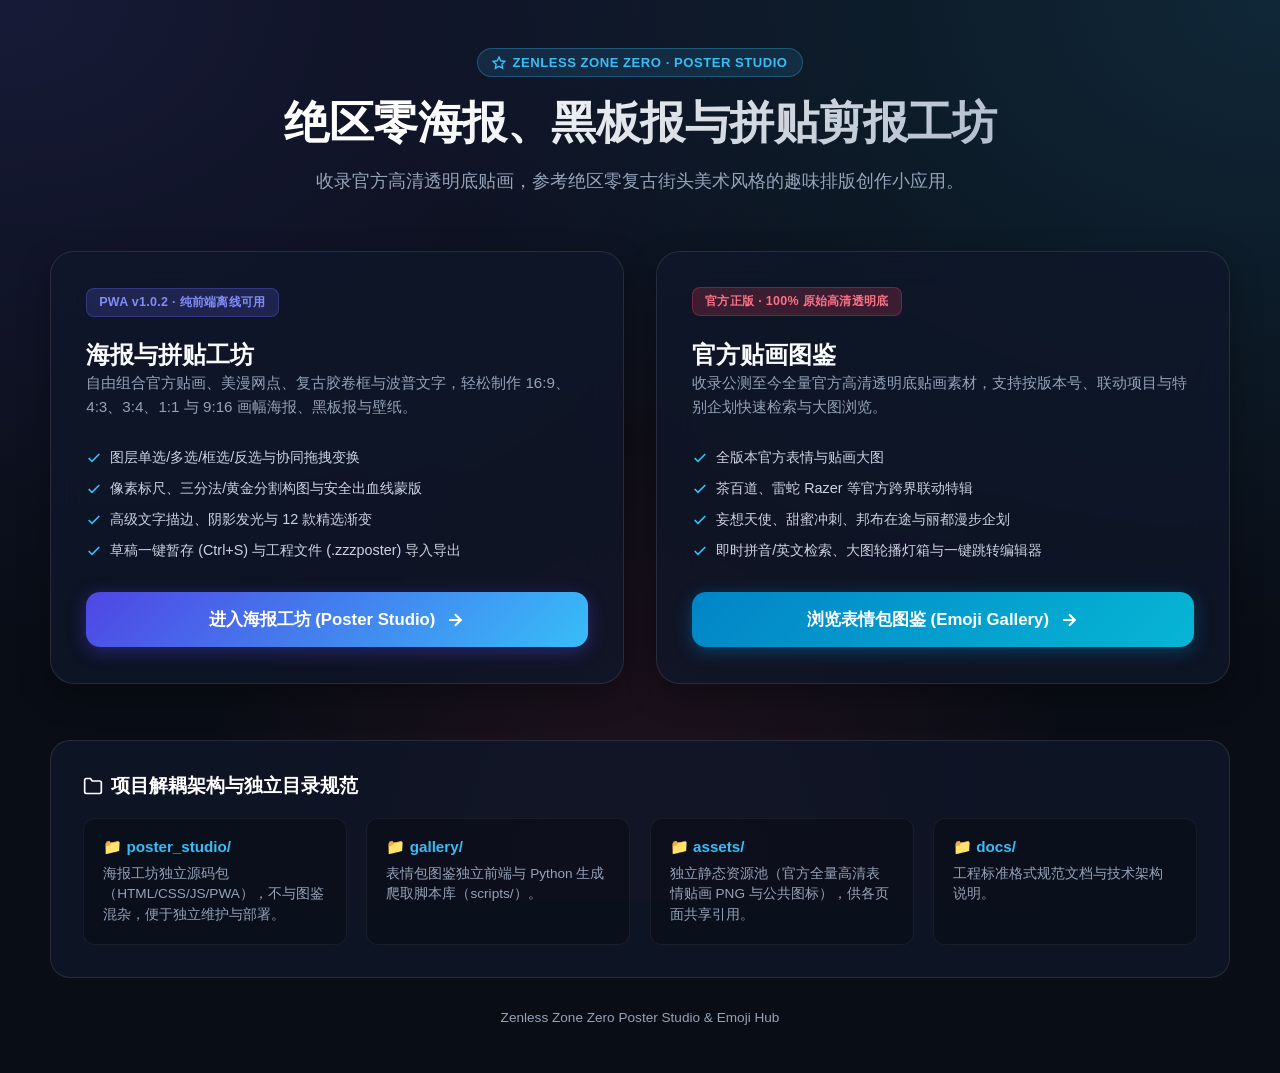
<file: index.html>
<!DOCTYPE html>
<html lang="zh-CN">
<head>
  <meta charset="UTF-8">
  <meta name="viewport" content="width=device-width, initial-scale=1.0">
  <title>《绝区零》海报与剪报工坊 · 官方高清表情图鉴</title>
  <link rel="icon" href="./assets/icons/icon-192.png">
  <style>
    :root {
      --bg-main: #090d16;
      --bg-card: rgba(15, 23, 42, 0.75);
      --border-card: rgba(255, 255, 255, 0.1);
      --border-hover: rgba(56, 189, 248, 0.45);
      --text-primary: #f8fafc;
      --text-secondary: #94a3b8;
      --accent-cyan: #38bdf8;
      --accent-indigo: #6366f1;
      --accent-rose: #f43f5e;
      --font-family: -apple-system, BlinkMacSystemFont, "Segoe UI", Roboto, "PingFang SC", "Noto Sans SC", sans-serif;
    }

    * {
      box-sizing: border-box;
      margin: 0;
      padding: 0;
    }

    body {
      font-family: var(--font-family);
      background-color: var(--bg-main);
      background-image: 
        radial-gradient(at 0% 0%, rgba(99, 102, 241, 0.15) 0px, transparent 50%),
        radial-gradient(at 100% 0%, rgba(56, 189, 248, 0.15) 0px, transparent 50%),
        radial-gradient(at 50% 100%, rgba(244, 63, 94, 0.1) 0px, transparent 50%);
      background-attachment: fixed;
      color: var(--text-primary);
      min-height: 100vh;
      display: flex;
      flex-direction: column;
      align-items: center;
      padding: 3rem 1.5rem;
    }

    .container {
      width: 100%;
      max-width: 1180px;
      margin: 0 auto;
    }

    /* Top Brand Header */
    .hero-header {
      text-align: center;
      margin-bottom: 3.5rem;
    }

    .brand-badge {
      display: inline-flex;
      align-items: center;
      gap: 6px;
      padding: 6px 14px;
      background: rgba(56, 189, 248, 0.12);
      border: 1px solid rgba(56, 189, 248, 0.3);
      border-radius: 9999px;
      font-size: 0.82rem;
      font-weight: 600;
      color: var(--accent-cyan);
      margin-bottom: 1.2rem;
      letter-spacing: 0.5px;
    }

    .hero-title {
      font-size: 2.8rem;
      font-weight: 900;
      letter-spacing: -0.5px;
      line-height: 1.2;
      margin-bottom: 1rem;
      background: linear-gradient(135deg, #ffffff 30%, #94a3b8 100%);
      -webkit-background-clip: text;
      -webkit-text-fill-color: transparent;
    }

    .hero-subtitle {
      font-size: 1.15rem;
      color: var(--text-secondary);
      max-width: 680px;
      margin: 0 auto;
      line-height: 1.6;
    }

    /* Dual App Selection Cards Grid */
    .apps-grid {
      display: grid;
      grid-template-columns: repeat(auto-fit, minmax(340px, 1fr));
      gap: 2rem;
      margin-bottom: 3.5rem;
    }

    .app-card {
      position: relative;
      background: var(--bg-card);
      backdrop-filter: blur(20px);
      -webkit-backdrop-filter: blur(20px);
      border: 1px solid var(--border-card);
      border-radius: 24px;
      padding: 2.2rem;
      display: flex;
      flex-direction: column;
      justify-content: space-between;
      transition: all 0.3s cubic-bezier(0.4, 0, 0.2, 1);
      box-shadow: 0 12px 32px rgba(0, 0, 0, 0.3);
      overflow: hidden;
    }

    .app-card::before {
      content: '';
      position: absolute;
      top: 0;
      left: 0;
      right: 0;
      height: 3px;
      background: transparent;
      transition: background 0.3s ease;
    }

    .app-card.card-studio:hover::before {
      background: linear-gradient(90deg, #4f46e5, #38bdf8);
    }

    .app-card.card-gallery:hover::before {
      background: linear-gradient(90deg, #38bdf8, #f43f5e);
    }

    .app-card:hover {
      transform: translateY(-8px);
      border-color: var(--border-hover);
      box-shadow: 0 20px 48px rgba(0, 0, 0, 0.5);
    }

    .card-badge {
      display: inline-flex;
      align-self: flex-start;
      padding: 5px 12px;
      border-radius: 8px;
      font-size: 0.78rem;
      font-weight: 700;
      margin-bottom: 1.4rem;
      letter-spacing: 0.3px;
    }

    .card-badge.studio-badge {
      background: rgba(99, 102, 241, 0.2);
      color: #818cf8;
      border: 1px solid rgba(99, 102, 241, 0.3);
    }

    .card-badge.gallery-badge {
      background: rgba(244, 63, 94, 0.2);
      color: #fb7185;
      border: 1px solid rgba(244, 63, 94, 0.3);
    }
    }

    .card-title {
      font-size: 1.6rem;
      font-weight: 800;
      color: #ffffff;
      margin-bottom: 0.6rem;
    }

    .card-desc {
      font-size: 0.95rem;
      color: var(--text-secondary);
      line-height: 1.6;
      margin-bottom: 1.8rem;
    }

    .feature-list {
      list-style: none;
      margin-bottom: 2rem;
      display: flex;
      flex-direction: column;
      gap: 0.75rem;
    }

    .feature-item {
      display: flex;
      align-items: center;
      gap: 8px;
      font-size: 0.9rem;
      color: #cbd5e1;
    }

    .feature-item svg {
      width: 16px;
      height: 16px;
      color: var(--accent-cyan);
      flex-shrink: 0;
    }

    .btn-launch {
      display: inline-flex;
      align-items: center;
      justify-content: center;
      gap: 10px;
      width: 100%;
      padding: 1rem 1.5rem;
      border-radius: 14px;
      font-size: 1.05rem;
      font-weight: 700;
      text-decoration: none;
      transition: all 0.25s ease;
      cursor: pointer;
      border: none;
    }

    .btn-launch.btn-studio {
      background: linear-gradient(135deg, #4f46e5 0%, #38bdf8 100%);
      color: #ffffff;
      box-shadow: 0 4px 18px rgba(79, 70, 229, 0.4);
    }

    .btn-launch.btn-studio:hover {
      filter: brightness(1.1);
      box-shadow: 0 8px 24px rgba(79, 70, 229, 0.6);
      transform: scale(1.02);
    }

    .btn-launch.btn-gallery {
      background: linear-gradient(135deg, #0284c7 0%, #06b6d4 100%);
      color: #ffffff;
      box-shadow: 0 4px 18px rgba(2, 132, 199, 0.4);
    }

    .btn-launch.btn-gallery:hover {
      filter: brightness(1.1);
      box-shadow: 0 8px 24px rgba(2, 132, 199, 0.6);
      transform: scale(1.02);
    }

    /* Architecture Structure Box */
    .arch-panel {
      background: var(--bg-card);
      border: 1px solid var(--border-card);
      border-radius: 20px;
      padding: 2rem;
      margin-bottom: 2rem;
    }

    .arch-title {
      font-size: 1.2rem;
      font-weight: 700;
      color: #ffffff;
      margin-bottom: 1.2rem;
      display: flex;
      align-items: center;
      gap: 8px;
    }

    .arch-grid {
      display: grid;
      grid-template-columns: repeat(auto-fit, minmax(220px, 1fr));
      gap: 1.2rem;
    }

    .arch-col {
      background: rgba(0, 0, 0, 0.25);
      border: 1px solid rgba(255, 255, 255, 0.06);
      border-radius: 12px;
      padding: 1.2rem;
    }

    .arch-col-title {
      font-size: 0.95rem;
      font-weight: 700;
      color: var(--accent-cyan);
      margin-bottom: 0.5rem;
      display: flex;
      align-items: center;
      gap: 6px;
    }

    .arch-col-desc {
      font-size: 0.85rem;
      color: var(--text-secondary);
      line-height: 1.5;
    }

    footer {
      text-align: center;
      color: var(--text-secondary);
      font-size: 0.85rem;
      margin-top: 1rem;
    }
  </style>
</head>
<body>
  <div class="container">
    <!-- Header -->
    <header class="hero-header">
      <div class="brand-badge">
        <svg viewBox="0 0 24 24" width="14" height="14" stroke="currentColor" stroke-width="2.5" fill="none"><polygon points="12 2 15.09 8.26 22 9.27 17 14.14 18.18 21.02 12 17.77 5.82 21.02 7 14.14 2 9.27 8.91 8.26 12 2"/></svg>
        ZENLESS ZONE ZERO · POSTER STUDIO
      </div>
      <h1 class="hero-title">绝区零海报、黑板报与拼贴剪报工坊</h1>
      <p class="hero-subtitle">收录官方高清透明底贴画，参考绝区零复古街头美术风格的趣味排版创作小应用。</p>
    </header>

    <!-- Apps Entry Cards -->
    <div class="apps-grid">
      <!-- 1. Poster Studio -->
      <div class="app-card card-studio">
        <div>
          <span class="card-badge studio-badge">PWA v1.0.2 · 纯前端离线可用</span>
          <h2 class="card-title">海报与拼贴工坊</h2>
          <p class="card-desc">自由组合官方贴画、美漫网点、复古胶卷框与波普文字，轻松制作 16:9、4:3、3:4、1:1 与 9:16 画幅海报、黑板报与壁纸。</p>

          <ul class="feature-list">
            <li class="feature-item">
              <svg viewBox="0 0 24 24" stroke="currentColor" stroke-width="2.5" fill="none"><polyline points="20 6 9 17 4 12"/></svg>
              <span>图层单选/多选/框选/反选与协同拖拽变换</span>
            </li>
            <li class="feature-item">
              <svg viewBox="0 0 24 24" stroke="currentColor" stroke-width="2.5" fill="none"><polyline points="20 6 9 17 4 12"/></svg>
              <span>像素标尺、三分法/黄金分割构图与安全出血线蒙版</span>
            </li>
            <li class="feature-item">
              <svg viewBox="0 0 24 24" stroke="currentColor" stroke-width="2.5" fill="none"><polyline points="20 6 9 17 4 12"/></svg>
              <span>高级文字描边、阴影发光与 12 款精选渐变</span>
            </li>
            <li class="feature-item">
              <svg viewBox="0 0 24 24" stroke="currentColor" stroke-width="2.5" fill="none"><polyline points="20 6 9 17 4 12"/></svg>
              <span>草稿一键暂存 (Ctrl+S) 与工程文件 (.zzzposter) 导入导出</span>
            </li>
          </ul>
        </div>

        <a href="./poster_studio/index.html" class="btn-launch btn-studio">
          <span>进入海报工坊 (Poster Studio)</span>
          <svg viewBox="0 0 24 24" width="20" height="20" stroke="currentColor" stroke-width="2.5" fill="none"><line x1="5" y1="12" x2="19" y2="12"/><polyline points="12 5 19 12 12 19"/></svg>
        </a>
      </div>

      <!-- 2. Emoji Gallery -->
      <div class="app-card card-gallery">
        <div>
          <span class="card-badge gallery-badge">官方正版 · 100% 原始高清透明底</span>
          <h2 class="card-title">官方贴画图鉴</h2>
          <p class="card-desc">收录公测至今全量官方高清透明底贴画素材，支持按版本号、联动项目与特别企划快速检索与大图浏览。</p>

          <ul class="feature-list">
            <li class="feature-item">
              <svg viewBox="0 0 24 24" stroke="currentColor" stroke-width="2.5" fill="none"><polyline points="20 6 9 17 4 12"/></svg>
              <span>全版本官方表情与贴画大图</span>
            </li>
            <li class="feature-item">
              <svg viewBox="0 0 24 24" stroke="currentColor" stroke-width="2.5" fill="none"><polyline points="20 6 9 17 4 12"/></svg>
              <span>茶百道、雷蛇 Razer 等官方跨界联动特辑</span>
            </li>
            <li class="feature-item">
              <svg viewBox="0 0 24 24" stroke="currentColor" stroke-width="2.5" fill="none"><polyline points="20 6 9 17 4 12"/></svg>
              <span>妄想天使、甜蜜冲刺、邦布在途与丽都漫步企划</span>
            </li>
            <li class="feature-item">
              <svg viewBox="0 0 24 24" stroke="currentColor" stroke-width="2.5" fill="none"><polyline points="20 6 9 17 4 12"/></svg>
              <span>即时拼音/英文检索、大图轮播灯箱与一键跳转编辑器</span>
            </li>
          </ul>
        </div>

        <a href="./gallery/index.html" class="btn-launch btn-gallery">
          <span>浏览表情包图鉴 (Emoji Gallery)</span>
          <svg viewBox="0 0 24 24" width="20" height="20" stroke="currentColor" stroke-width="2.5" fill="none"><line x1="5" y1="12" x2="19" y2="12"/><polyline points="12 5 19 12 12 19"/></svg>
        </a>
      </div>
    </div>

    <!-- Architecture Breakdown Panel -->
    <div class="arch-panel">
      <div class="arch-title">
        <svg viewBox="0 0 24 24" width="20" height="20" stroke="currentColor" stroke-width="2" fill="none"><path d="M22 19a2 2 0 0 1-2 2H4a2 2 0 0 1-2-2V5a2 2 0 0 1 2-2h5l2 3h9a2 2 0 0 1 2 2z"/></svg>
        项目解耦架构与独立目录规范
      </div>
      <div class="arch-grid">
        <div class="arch-col">
          <div class="arch-col-title">📁 poster_studio/</div>
          <div class="arch-col-desc">海报工坊独立源码包（HTML/CSS/JS/PWA），不与图鉴混杂，便于独立维护与部署。</div>
        </div>
        <div class="arch-col">
          <div class="arch-col-title">📁 gallery/</div>
          <div class="arch-col-desc">表情包图鉴独立前端与 Python 生成爬取脚本库（scripts/）。</div>
        </div>
        <div class="arch-col">
          <div class="arch-col-title">📁 assets/</div>
          <div class="arch-col-desc">独立静态资源池（官方全量高清表情贴画 PNG 与公共图标），供各页面共享引用。</div>
        </div>
        <div class="arch-col">
          <div class="arch-col-title">📁 docs/</div>
          <div class="arch-col-desc">工程标准格式规范文档与技术架构说明。</div>
        </div>
      </div>
    </div>

    <footer>
      Zenless Zone Zero Poster Studio & Emoji Hub
    </footer>
  </div>
</body>
</html>
</file>
